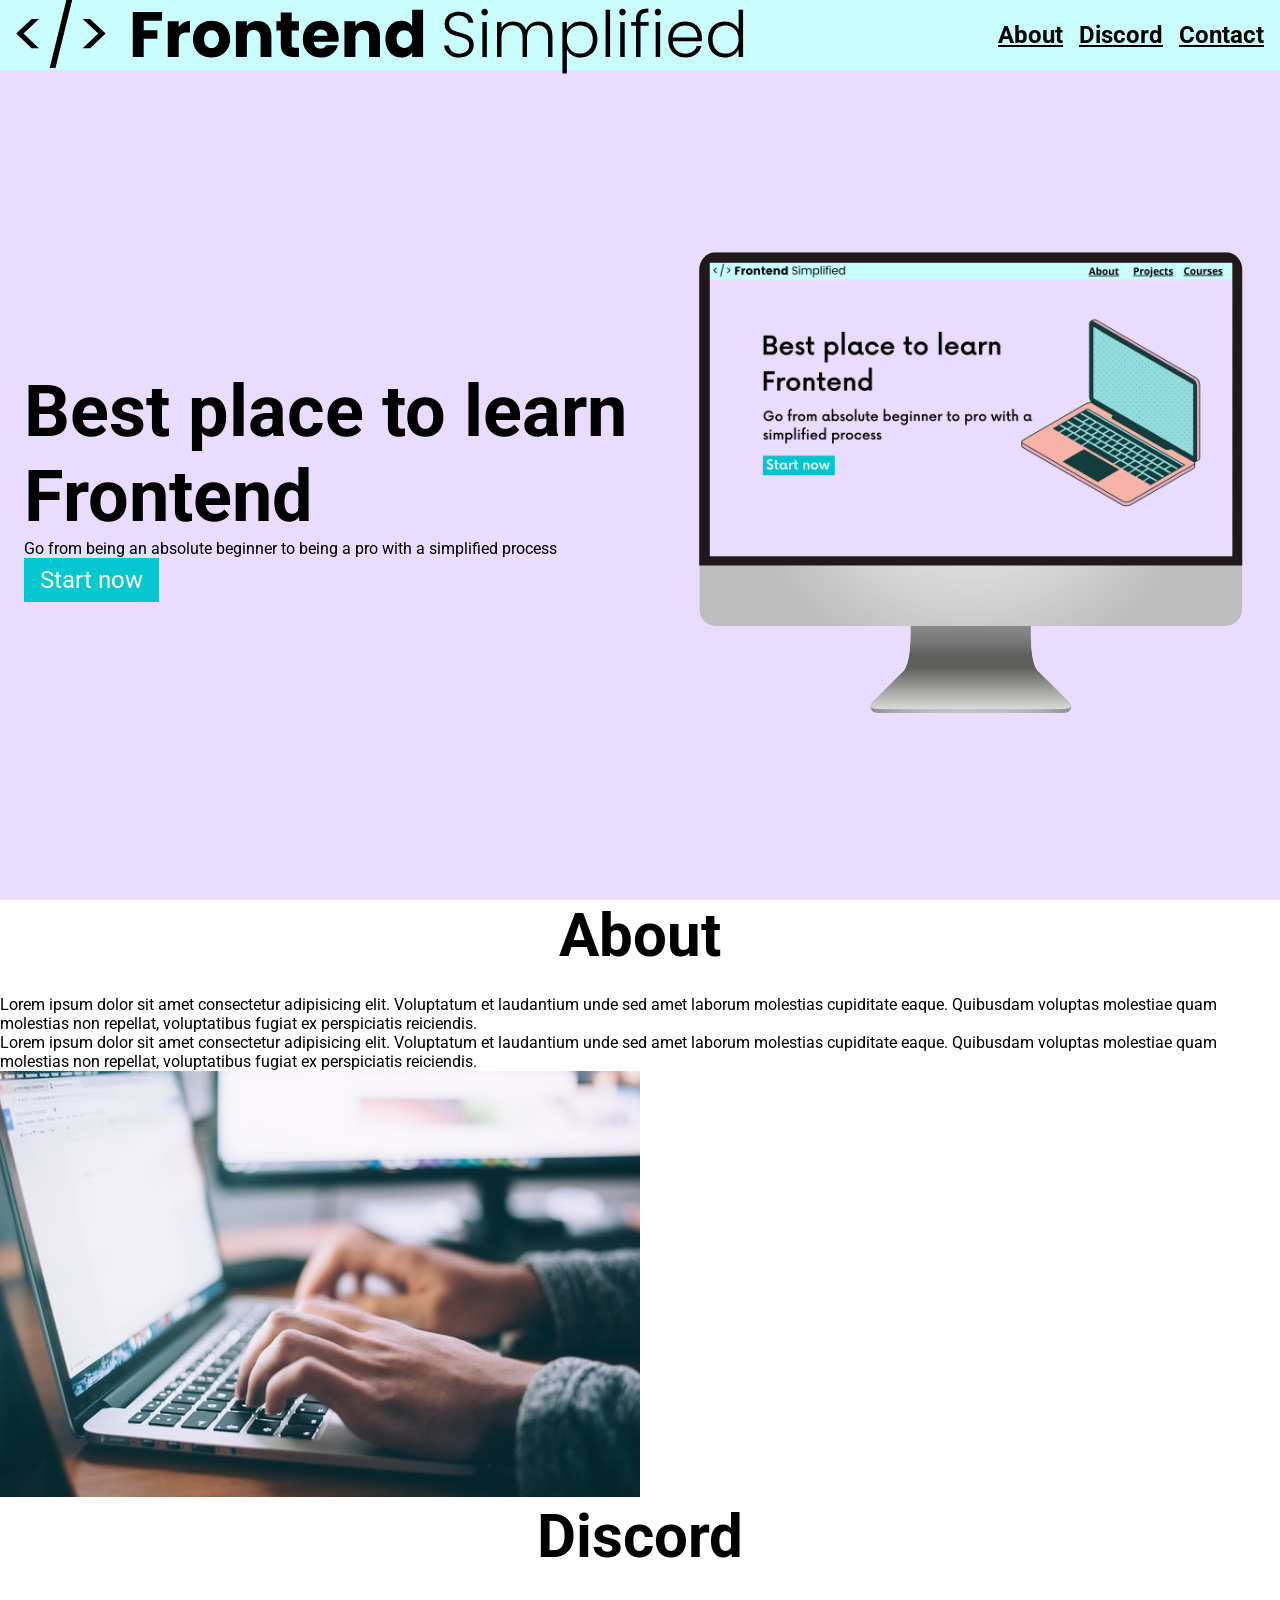
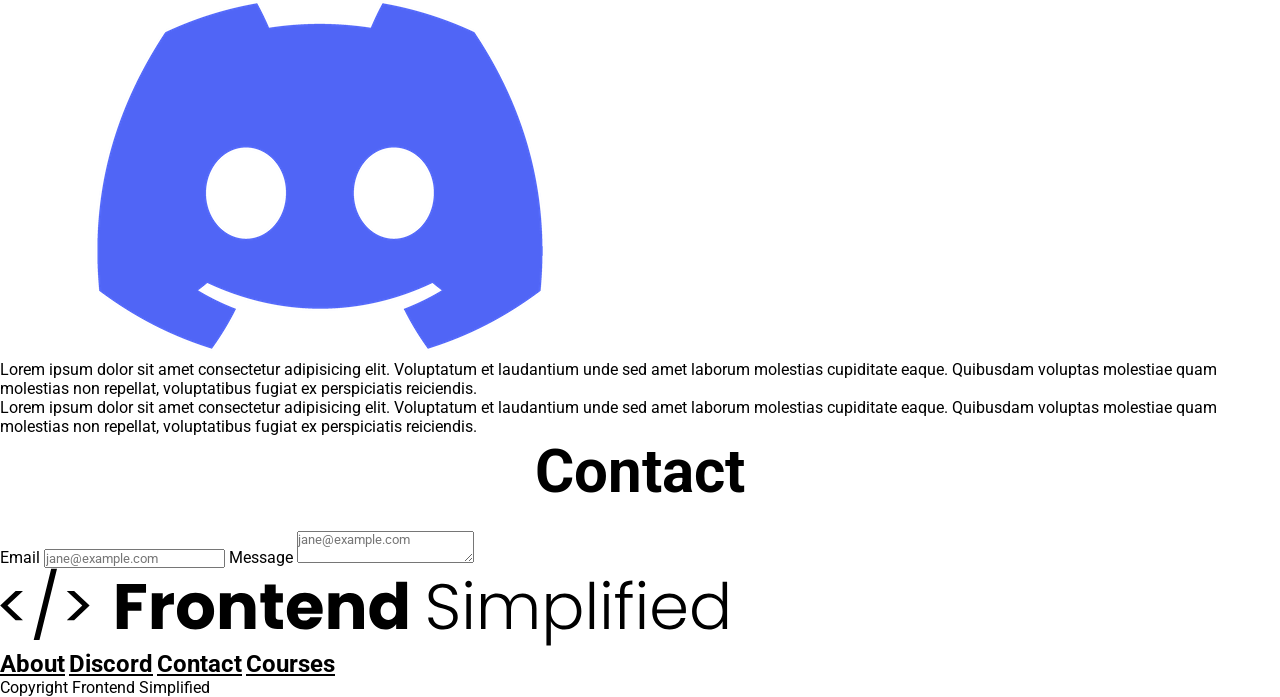
<file: index.html>
<!DOCTYPE html>
<html lang="en">
  <head>
    <meta charset="UTF-8" />
    <meta http-equiv="X-UA-Compatible" content="IE=edge" />
    <meta name="viewport" content="width=device-width, initial-scale=1.0" />
    <title>Document</title>
    <link rel="stylesheet" href="./HTML Practise Assets/style.css">
  </head>

  <body>
    <section>
      <nav>
        <img src="./HTML Practise Assets/FES.svg" alt="" />
        <ul>
          <li><a href="#about">About</a></li>
          <li><a href="#discord">Discord</a></li>
          <li><a href="#contact">Contact</a></li>
        </ul>
      </nav>
      <header>
        <div>
          <h1>Best place to learn Frontend</h1>
          <p>
            Go from being an absolute beginner to being a pro with a simplified
            process
          </p>
          <button>Start now</button>
        </div>
        <figure>
          <img src="HTML Practise Assets/laptop.png" alt="Home Page Image" />
        </figure>
      </header>
    </section>

    <main>
      <section id="About">
        <h2>About</h2>
        <div>
          <p>
            Lorem ipsum dolor sit amet consectetur adipisicing elit. Voluptatum
            et laudantium unde sed amet laborum molestias cupiditate eaque.
            Quibusdam voluptas molestiae quam molestias non repellat,
            voluptatibus fugiat ex perspiciatis reiciendis.
          </p>
          <p>
            Lorem ipsum dolor sit amet consectetur adipisicing elit. Voluptatum
            et laudantium unde sed amet laborum molestias cupiditate eaque.
            Quibusdam voluptas molestiae quam molestias non repellat,
            voluptatibus fugiat ex perspiciatis reiciendis.
          </p>
        </div>
        <figure>
          <img src="./HTML Practise Assets/about.jpg" alt="" />
        </figure>
      </section>

      <section id="discord">
        <h2>Discord</h2>
        <figure>
          <img src="./HTML Practise Assets/discord.png" alt="Discord" />
        </figure>
        <div>
          <p>
            Lorem ipsum dolor sit amet consectetur adipisicing elit. Voluptatum
            et laudantium unde sed amet laborum molestias cupiditate eaque.
            Quibusdam voluptas molestiae quam molestias non repellat,
            voluptatibus fugiat ex perspiciatis reiciendis.
          </p>
          <p>
            Lorem ipsum dolor sit amet consectetur adipisicing elit. Voluptatum
            et laudantium unde sed amet laborum molestias cupiditate eaque.
            Quibusdam voluptas molestiae quam molestias non repellat,
            voluptatibus fugiat ex perspiciatis reiciendis.
          </p>
        </div>
      </section>

      <section id="contact">
        <h2>Contact</h2>
        <form action="">
          <span>Email</span>
          <input type="text" placeholder="jane@example.com" />
          <span>Message</span>
          <textarea type="text" placeholder="jane@example.com"></textarea>
        </form>
      </section>
    </main>

    <footer>
      <img src="./HTML Practise Assets/FES.svg" alt="" />
      <div>
        <a href="#about">About</a>
        <a href="#discord">Discord</a>
        <a href="#contact">Contact</a>
        <a href="">Courses</a>
      </div>
      <p>Copyright Frontend Simplified</p>
    </footer>
  </body>
</html>
</file>
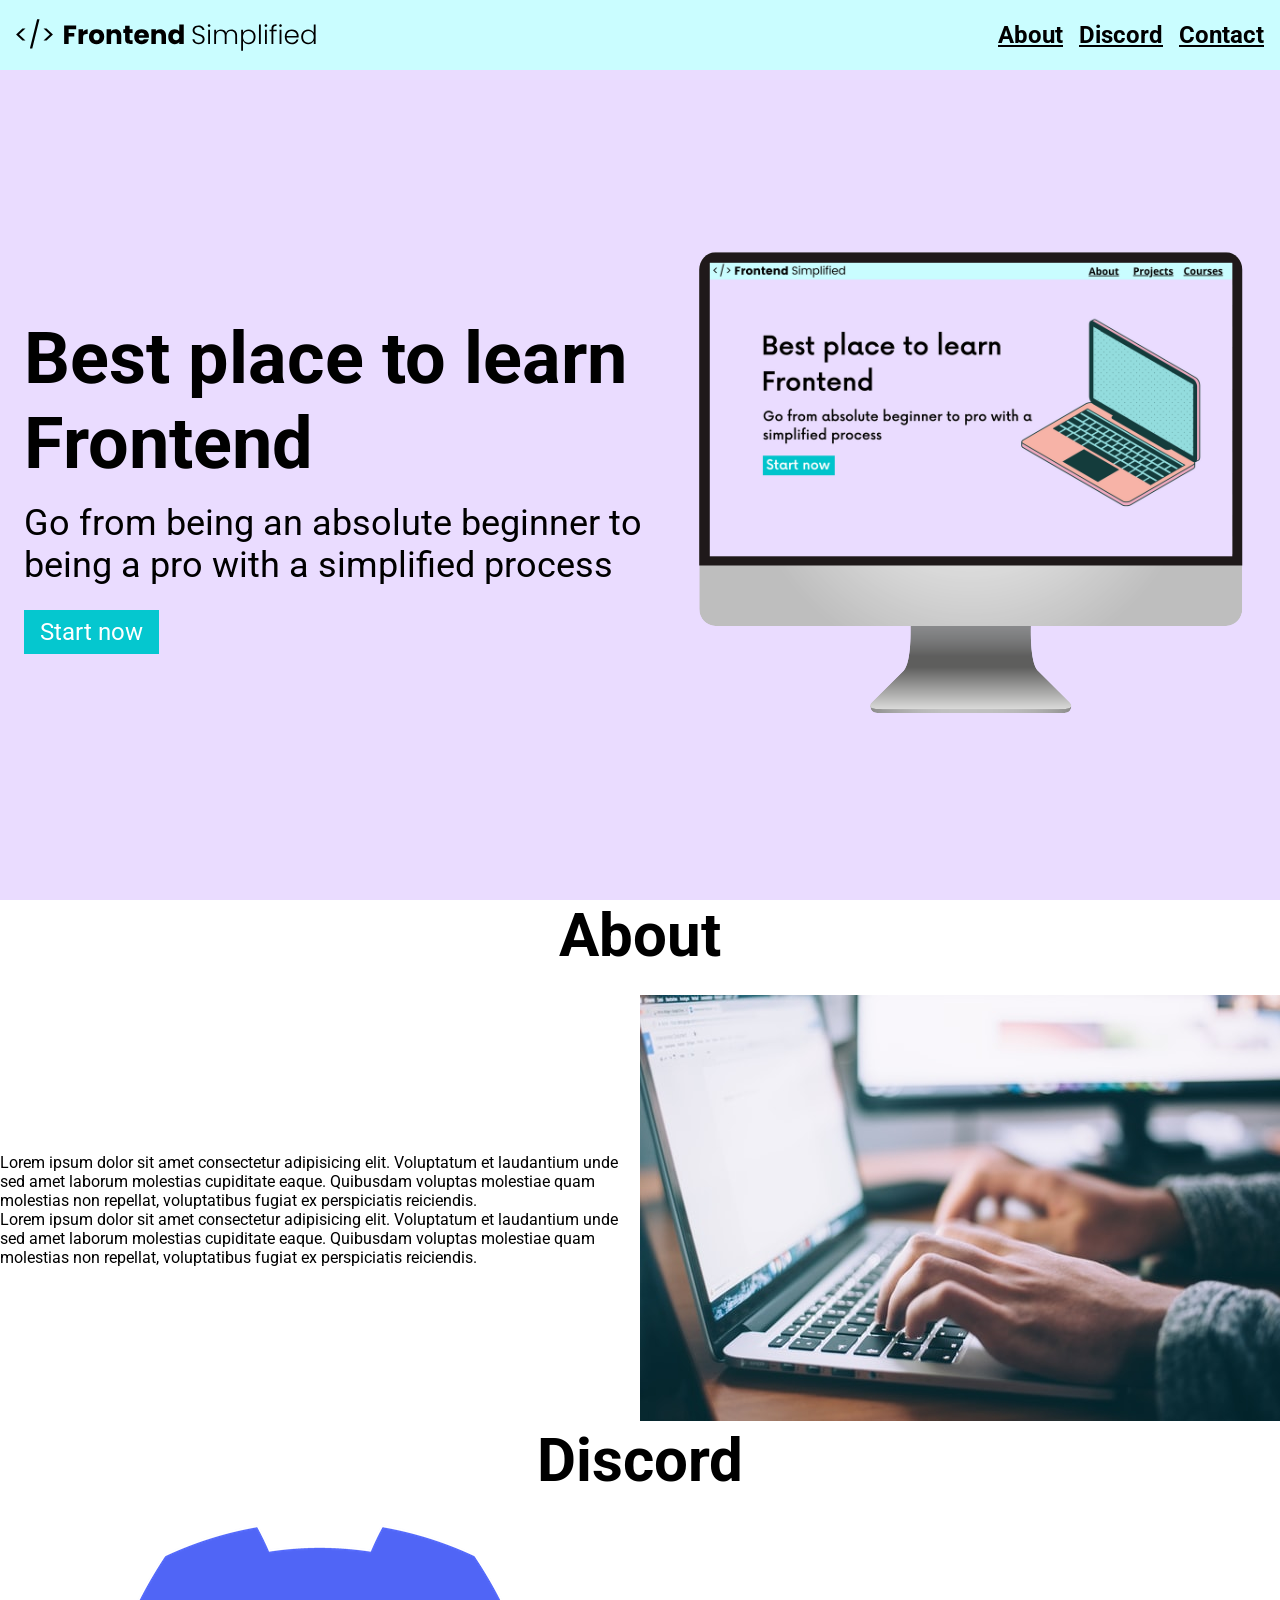
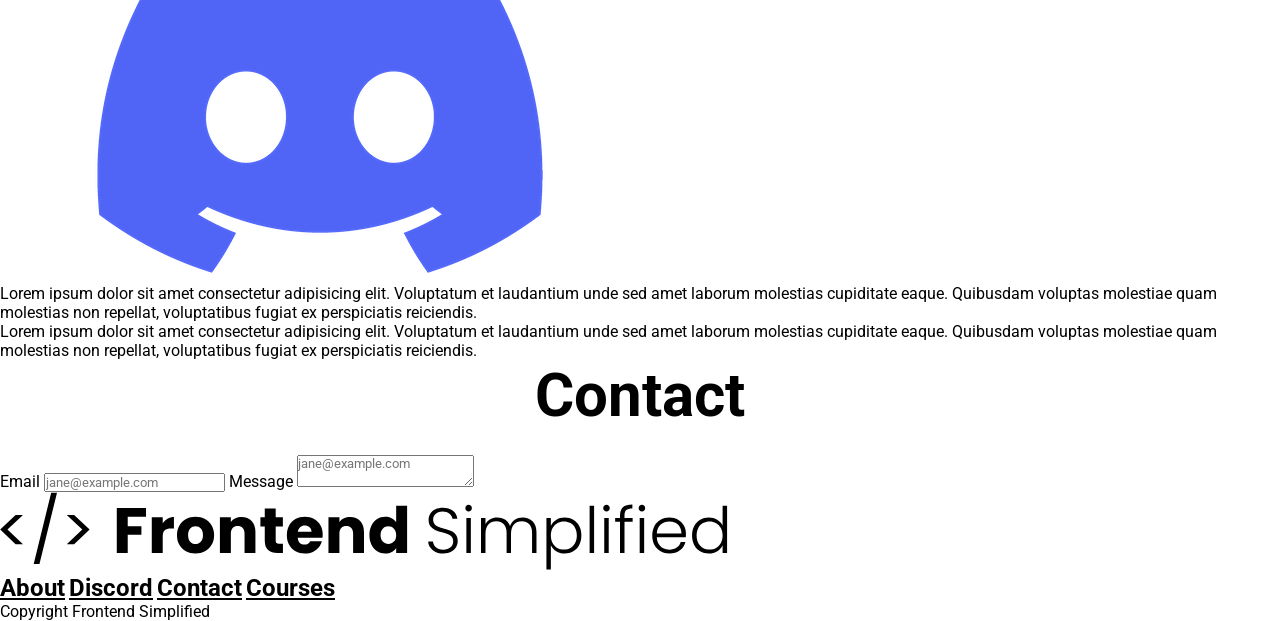
<file: build and apply 2.2 index.html>
<!DOCTYPE html>
<html lang="en">
  <head>
    <meta charset="UTF-8" />
    <meta http-equiv="X-UA-Compatible" content="IE=edge" />
    <meta name="viewport" content="width=device-width, initial-scale=1.0" />
    <title>Document</title>
    <link rel="stylesheet" href="./HTML Practise Assets/style.css" />
  </head>

  <body>
    <section>
      <nav>
        <img src="./HTML Practise Assets/FES.svg" class="logo" alt="" />
        <ul>
          <li><a href="#about">About</a></li>
          <li><a href="#discord">Discord</a></li>
          <li><a href="#contact">Contact</a></li>
        </ul>
      </nav>
      <header>
        <div class="row">

          <div>
            <h1>Best place to learn Frontend</h1>
            <p class= "subheader">
              Go from being an absolute beginner to being a pro with a simplified
              process
            </p>
            <button>Start now</button>
          </div>
          <figure>
            <img src="HTML Practise Assets/laptop.png" alt="Home Page Image" />
          </figure>
        </div>
      </header>
    </section>

    <main>
      <section id="About">
        <h2>About</h2>
        <div class="section__description">
          <div>
            <p>
              Lorem ipsum dolor sit amet consectetur adipisicing elit. Voluptatum
              et laudantium unde sed amet laborum molestias cupiditate eaque.
              Quibusdam voluptas molestiae quam molestias non repellat,
              voluptatibus fugiat ex perspiciatis reiciendis.
            </p>
            <p>
              Lorem ipsum dolor sit amet consectetur adipisicing elit. Voluptatum
              et laudantium unde sed amet laborum molestias cupiditate eaque.
              Quibusdam voluptas molestiae quam molestias non repellat,
              voluptatibus fugiat ex perspiciatis reiciendis.
            </p>
          </div>
          <figure>
            <img src="./HTML Practise Assets/about.jpg" alt="" />
          </figure class="about__image--wrapper">
        </div>
      </section>

      <section id="discord">
        <h2>Discord</h2>
        <figure>
          <img src="./HTML Practise Assets/discord.png" alt="Discord" />
        </figure>
        <div>
          <p>
            Lorem ipsum dolor sit amet consectetur adipisicing elit. Voluptatum
            et laudantium unde sed amet laborum molestias cupiditate eaque.
            Quibusdam voluptas molestiae quam molestias non repellat,
            voluptatibus fugiat ex perspiciatis reiciendis.
          </p>
          <p>
            Lorem ipsum dolor sit amet consectetur adipisicing elit. Voluptatum
            et laudantium unde sed amet laborum molestias cupiditate eaque.
            Quibusdam voluptas molestiae quam molestias non repellat,
            voluptatibus fugiat ex perspiciatis reiciendis.
          </p>
        </div>
      </section>

      <section id="contact">
        <h2>Contact</h2>
        <form action="">
          <span>Email</span>
          <input type="text" placeholder="jane@example.com" />
          <span>Message</span>
          <textarea type="text" placeholder="jane@example.com"></textarea>
        </form>
      </section>
    </main>

    <footer>
      <img src="./HTML Practise Assets/FES.svg" alt="" />
      <div>
        <a href="#about">About</a>
        <a href="#discord">Discord</a>
        <a href="#contact">Contact</a>
        <a href="">Courses</a>
      </div>
      <p>Copyright Frontend Simplified</p>
    </footer>
  </body>
</html>
</file>
<file: HTML Practise Assets/style.css>
@import url('https://fonts.googleapis.com/css2?family=Roboto:ital,wght@0,100..900;1,100..900&display=swap');
*{
    padding: 0;
    margin: 0;
    box-sizing: border-box;
    font-family: "Roboto", sans-serif;
}

nav {
    height: 70px;
    display: flex;
    justify-content: space-between;
    align-items: center;
    padding: 0 16px;
    background-color: #cafdff;
}

header {
    background-color: #eadcff;
    height: calc(100vh - 70px);
    padding: 24px;
    display: flex;
    align-items: center;
    justify-content: center;
}

h1 {
    font-size: 72px;
}

.subheader {
    font-size: 36px;
    margin: 16px 0 24px 0;
}

button {
    background-color: #05c7cf;
    color: white;
    border: none;
    padding: 8px 16px;
    font-size: 24px;
    cursor: pointer;
    
}

a {
    color: #000;
    font-size: 24px;
    font-weight: 700;
}

.logo{
    width: 300px;
}

ul{
    display: flex;
}

li{
    list-style-type: none;
    padding-left: 16px;
}

.row {
    width: 100%;
    max-width: 1300px;
    display: flex;
    align-items: center;
    justify-content: center;
}

/* 

About 
 
*/

.about {
    padding: 48px 0;
}

h2 {
    font-size: 60px;
    text-align: center;
    margin-bottom: 24px;
}

.section__description {
    display: flex;
    justify-content: center;
    align-items: center;
}

.about__image--wrapper {
    width: 40%;
}
</file>
